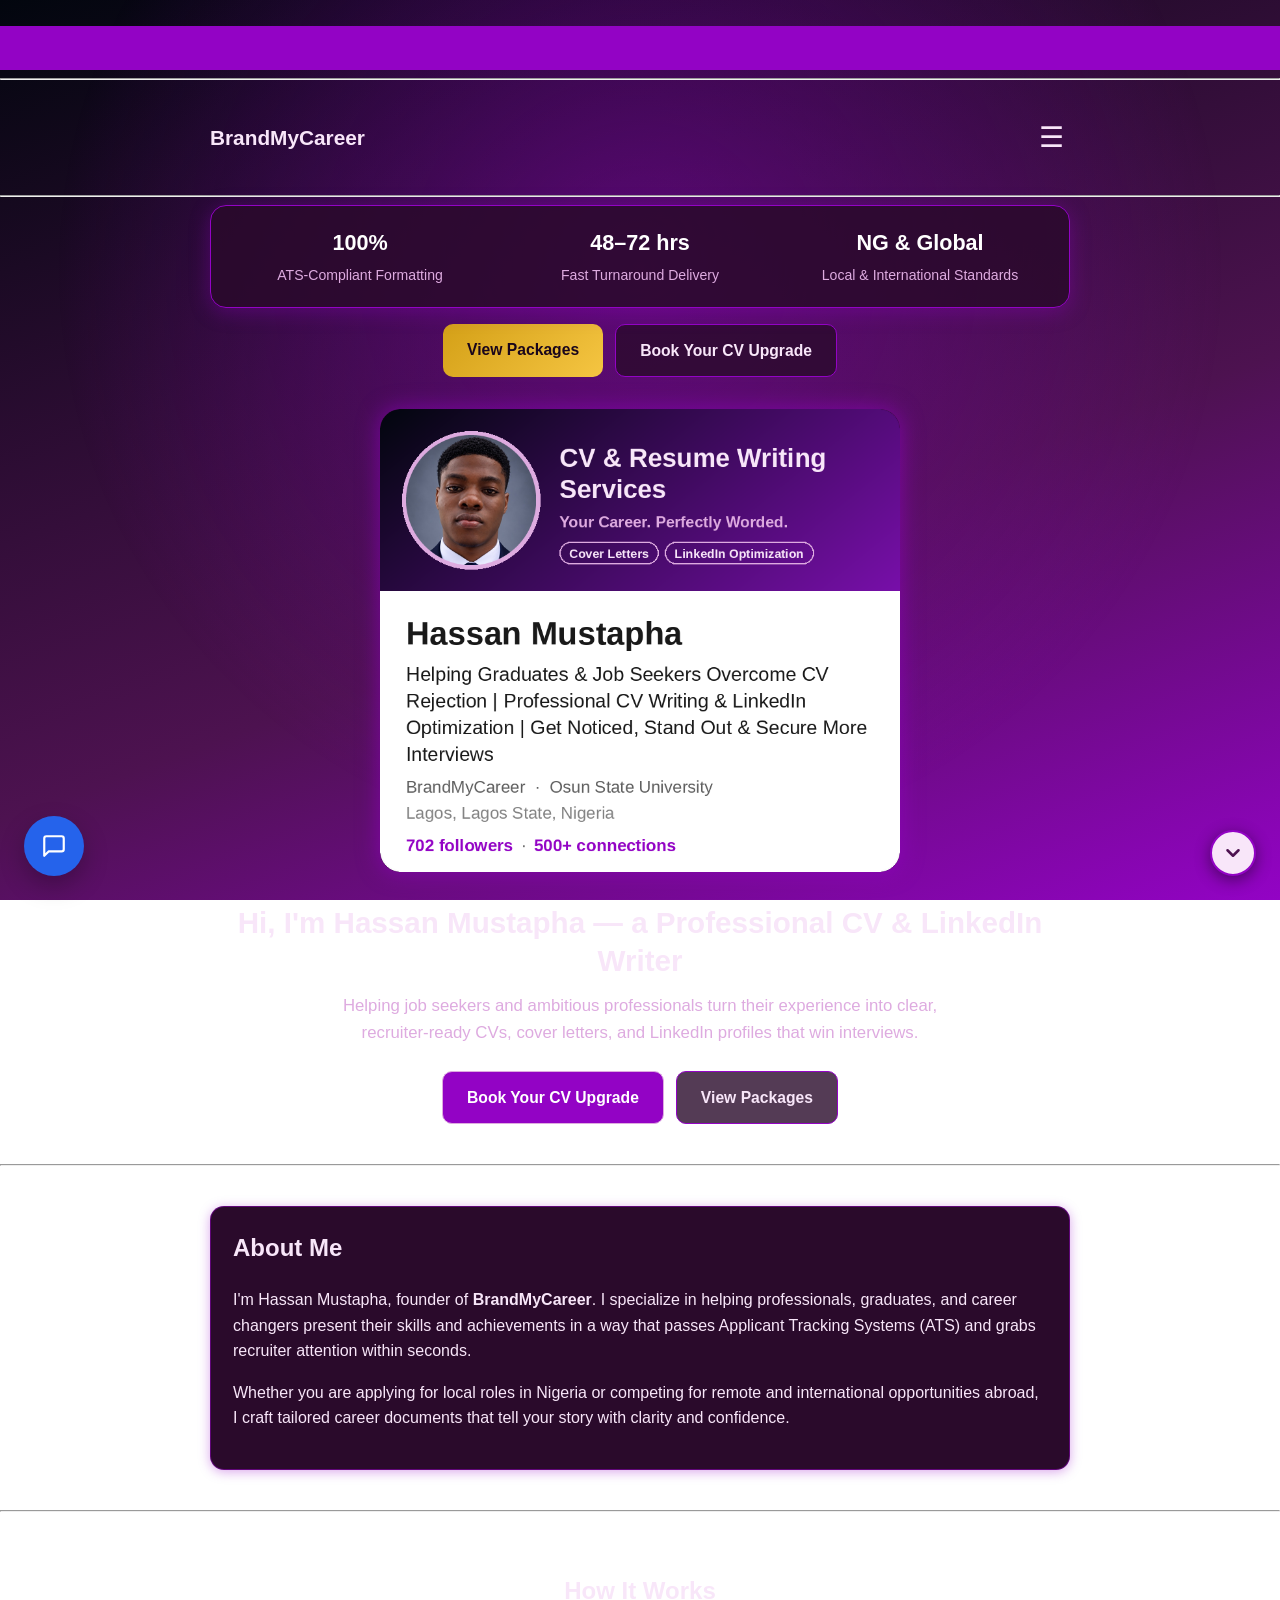
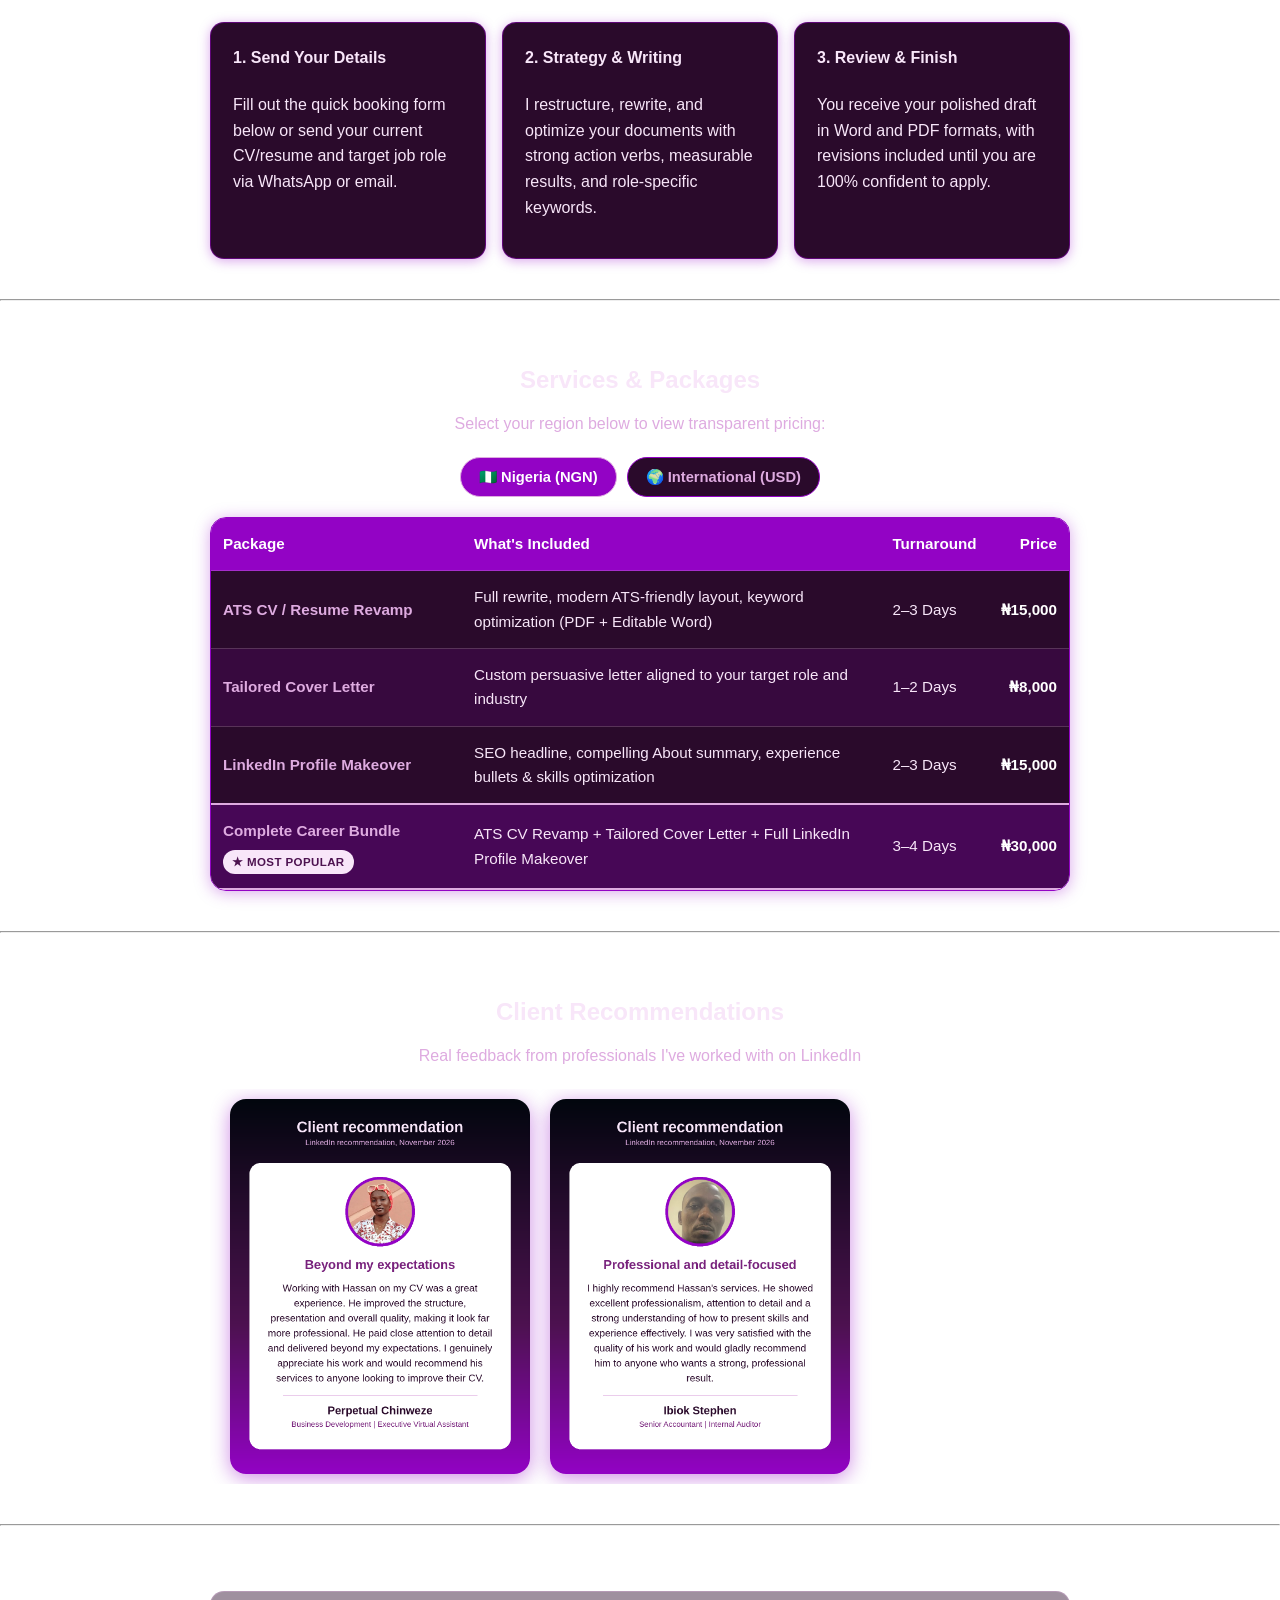
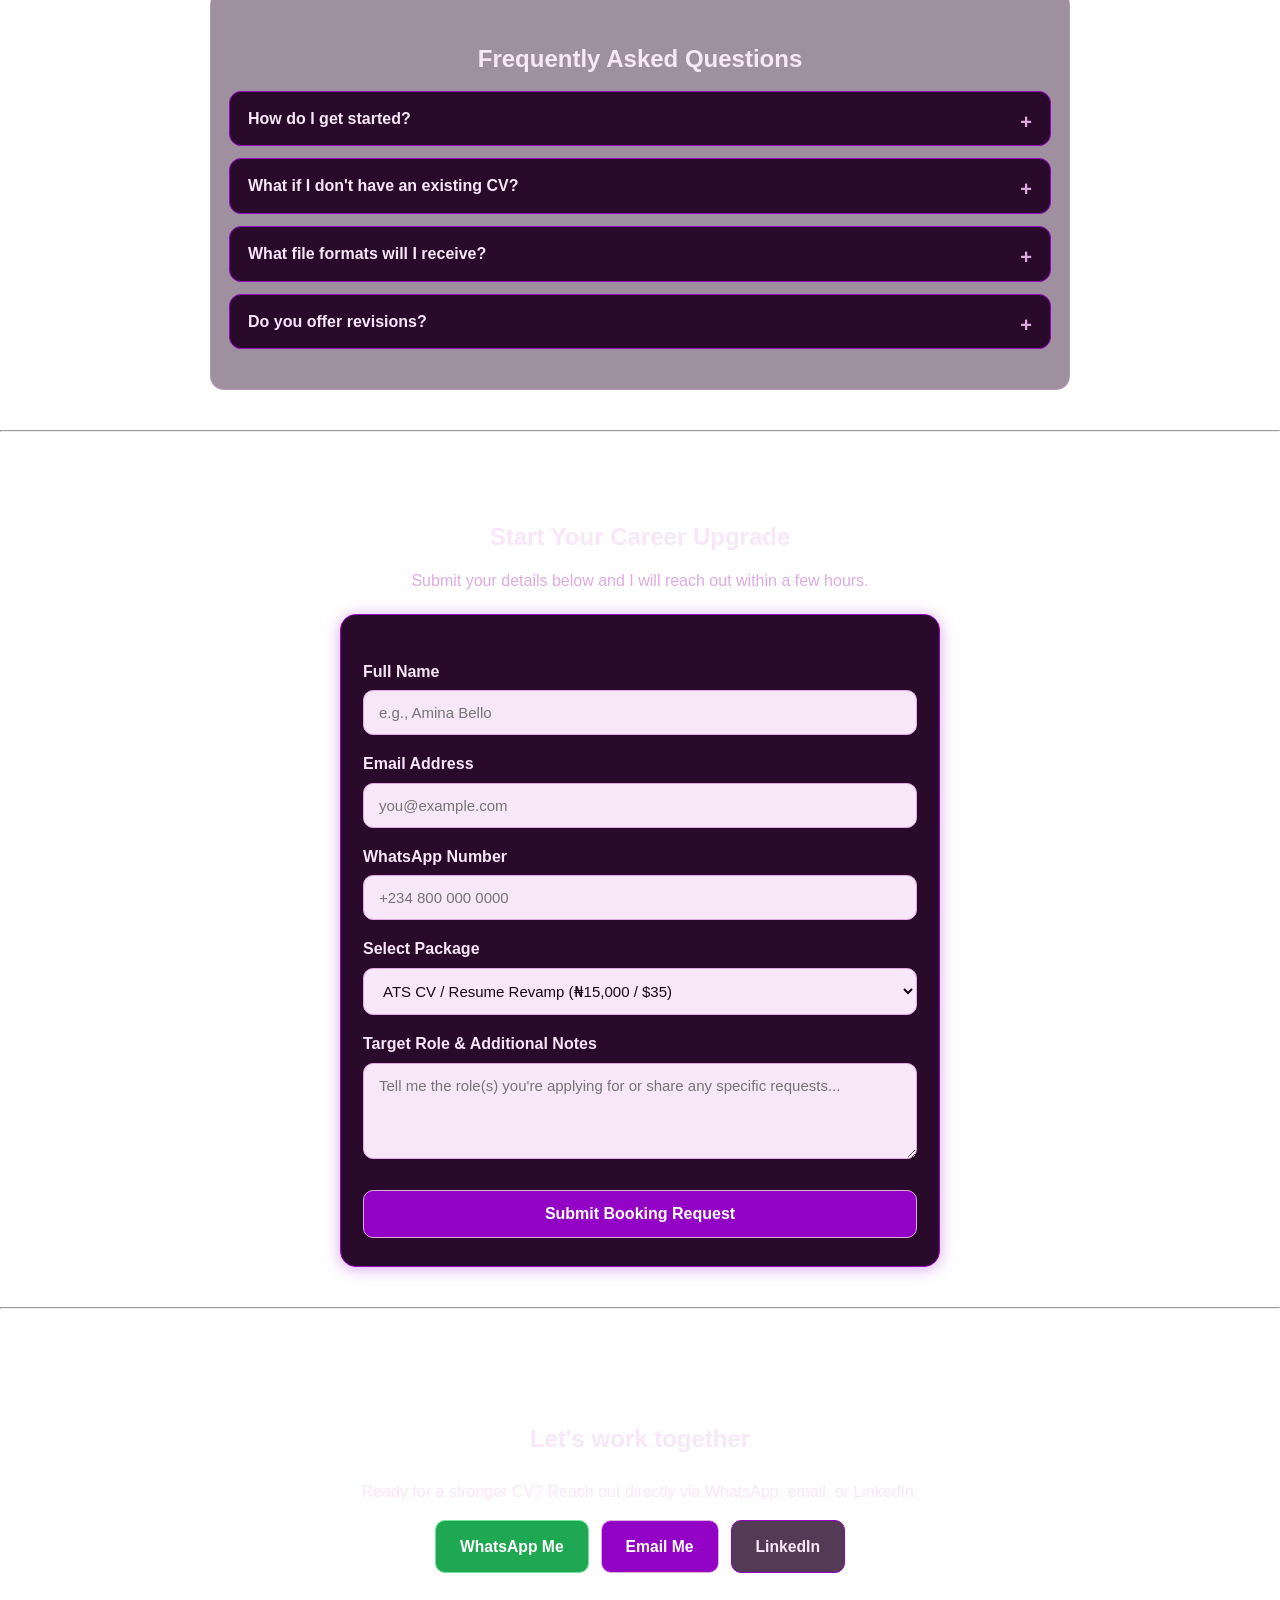
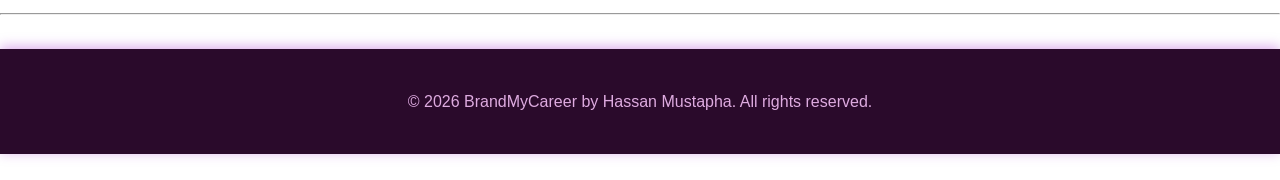
<file: index.html>
<!DOCTYPE html>
<html lang="en">
<head>
  <meta charset="UTF-8">
  <meta name="viewport" content="width=device-width, initial-scale=1.0">
  <title>BrandMyCareer | Hassan Mustapha — CV, Resume & LinkedIn Writer</title>
  <meta name="description" content="Professional ATS-friendly CV, resume, cover letter, and LinkedIn profile optimization by Hassan Mustapha at BrandMyCareer.">
  
  <!-- Social Share Preview (LinkedIn & WhatsApp) -->
  <meta property="og:title" content="BrandMyCareer | Hassan Mustapha — CV & LinkedIn Writer">
  <meta property="og:description" content="Stand out to recruiters and land more interviews with an ATS-ready CV and optimized LinkedIn profile.">
  <meta property="og:type" content="website">
  <link rel="icon" type="image/svg+xml" href="data:image/svg+xml,%3Csvg xmlns='http://w3.org' viewBox='0 0 64 64'%3E%3Crect width='64' height='64' rx='16' fill='%232A0A2B'/%3E%3Crect x='2' y='2' width='60' height='60' rx='14' fill='none' stroke='%239303C5' stroke-width='4'/%3E%3Ctext x='50%25' y='54%25' dominant-baseline='middle' text-anchor='middle' font-family='Arial, sans-serif' font-weight='bold' font-size='21' fill='%23f5c542'%3EBMC%3C/text%3E%3C/svg%3E">

  <link rel="stylesheet" href="style.css">
</head>

<body id="top">
<br>
  <!-- Top Scrolling Announcement Banner -->
  <div class="head-rap">
    <span class="marquee-text">Elevate Your Career with ATS-Ready CVs &amp; LinkedIn Profiles</span>
  </div>
<hr>
  <!-- Navigation Header -->
  <header class="wrap">
    <nav>
      <a href="#top" class="logo">BrandMyCareer</a>
      <button id="menuBtn" class="menu-btn" aria-label="Open menu" aria-expanded="false">☰</button>
    </nav>
  </header>

  <!-- Floating Dropdown Menu -->
  <div id="sideMenu" class="side-menu" aria-hidden="true">
    <h2>Navigation</h2>
    <button id="closeBtn" class="close-btn" aria-label="Close menu">✕</button>
    <a href="#about">About Me</a>
    <a href="packages.html">Packages &amp; Pricing</a>
    <a href="samples.html">CV Samples (Before &amp; After)</a>
    <a href="#how-it-works">How It Works</a>
    <a href="#testimonials">Client Reviews</a>
    <a href="#faq">FAQ</a>
    <a href="#book">Book Now</a>
    <a href="#contact">Contact</a>
  </div>

<hr>

  <!-- Main Page Content Starts Here -->
  <main>



    <!-- Trust Stats Bar -->
    <section class="wrap stats-wrap">
      <div class="stats-bar">
        <div class="stat-item">
          <span class="stat-number">100%</span>
          <span class="stat-label">ATS-Compliant Formatting</span>
        </div>
        <div class="stat-item">
          <span class="stat-number">48–72 hrs</span>
          <span class="stat-label">Fast Turnaround Delivery</span>
        </div>
        <div class="stat-item">
          <span class="stat-number">NG &amp; Global</span>
          <span class="stat-label">Local &amp; International Standards</span>
        </div>
      </div>
    </section>
    
          <div class="hero-actions">
        <a href="packages.html" class="btn btn-gold">View Packages</a>
        <a href="#book" class="btn btn-outline">Book Your CV Upgrade</a>
      </div>


  <!-- Hero Section -->
  <main>
    <section class="wrap hero">
      <div class="profile-header">
        <img src="hassan-linkedin-card.png" alt="Hassan Mustapha — BrandMyCareer" class="profile-card" width="560" height="320">
      </div>
      <h1>Hi, I'm <strong>Hassan Mustapha</strong> — a Professional CV &amp; LinkedIn Writer</h1>
      <p class="hero-sub">
        Helping job seekers and ambitious professionals turn their experience into clear, recruiter-ready CVs, cover letters, and LinkedIn profiles that win interviews.
      </p>
      <div class="hero-actions">
        <a href="#book" class="btn btn-primary">Book Your CV Upgrade</a>
        <a href="#packages" class="btn btn-outline">View Packages</a>
      </div>
    </section>
<hr>
    <!-- About Section -->
    <section id="about" class="wrap">
      <div class="card">
        <h2>About Me</h2>
        <p>
          I'm Hassan Mustapha, founder of <strong>BrandMyCareer</strong>. I specialize in helping professionals, graduates, and career changers present their skills and achievements in a way that passes Applicant Tracking Systems (ATS) and grabs recruiter attention within seconds.
        </p>
        <p>
          Whether you are applying for local roles in Nigeria or competing for remote and international opportunities abroad, I craft tailored career documents that tell your story with clarity and confidence.
        </p>
      </div>
    </section>
<hr>
    <!-- How It Works Section -->
    <section id="how-it-works" class="wrap">
      <h2 class="section-title">How It Works</h2>
      <div class="grid">
        <div class="card">
          <h4>1. Send Your Details</h4>
          <p>Fill out the quick booking form below or send your current CV/resume and target job role via WhatsApp or email.</p>
        </div>
        <div class="card">
          <h4>2. Strategy &amp; Writing</h4>
          <p>I restructure, rewrite, and optimize your documents with strong action verbs, measurable results, and role-specific keywords.</p>
        </div>
        <div class="card">
          <h4>3. Review &amp; Finish</h4>
          <p>You receive your polished draft in Word and PDF formats, with revisions included until you are 100% confident to apply.</p>
        </div>
      </div>
    </section>
<hr>
    <!-- Services & Packages Table with Currency Switcher -->
    <section id="packages" class="wrap">
      <h2 class="section-title">Services &amp; Packages</h2>
      <p class="clients-sub">Select your region below to view transparent pricing:</p>

      <!-- Region Toggle Buttons -->
      <div class="currency-toggle">
        <button type="button" class="curr-btn active" data-region="ng">🇳🇬 Nigeria (NGN)</button>
        <button type="button" class="curr-btn" data-region="intl">🌍 International (USD)</button>
      </div>

      <div class="table-wrap">
        <table>
          <thead>
            <tr>
              <th>Package</th>
              <th>What's Included</th>
              <th>Turnaround</th>
              <th>Price</th>
            </tr>
          </thead>
          <tbody>
            <tr>
              <td>ATS CV / Resume Revamp</td>
              <td>Full rewrite, modern ATS-friendly layout, keyword optimization (PDF + Editable Word)</td>
              <td>2–3 Days</td>
              <td class="price-cell" data-ng="₦15,000" data-intl="$35">₦15,000</td>
            </tr>
            <tr>
              <td>Tailored Cover Letter</td>
              <td>Custom persuasive letter aligned to your target role and industry</td>
              <td>1–2 Days</td>
              <td class="price-cell" data-ng="₦8,000" data-intl="$20">₦8,000</td>
            </tr>
            <tr>
              <td>LinkedIn Profile Makeover</td>
              <td>SEO headline, compelling About summary, experience bullets &amp; skills optimization</td>
              <td>2–3 Days</td>
              <td class="price-cell" data-ng="₦15,000" data-intl="$35">₦15,000</td>
            </tr>
                    <tr class="popular-row">
              <td>
                Complete Career Bundle
                <span class="popular-badge">★ MOST POPULAR</span>
              </td>
              <td>ATS CV Revamp + Tailored Cover Letter + Full LinkedIn Profile Makeover</td>
              <td>3–4 Days</td>
              <td class="price-cell" data-ng="₦30,000" data-intl="$75">₦30,000</td>
            </tr>

          </tbody>
        </table>
      </div>
    </section>
<hr>
    <!-- Client Testimonials -->
    <section id="testimonials" class="wrap">
      <h2 class="section-title">Client Recommendations</h2>
      <p class="clients-sub">Real feedback from professionals I've worked with on LinkedIn</p>

      <div class="slider">
        <div class="slide-track">
          <img src="recommendation-perpetual.png" alt="LinkedIn recommendation from Perpetual Chinweze" width="300" height="375" loading="lazy">
          <img src="recommendation-ibiok.png" alt="LinkedIn recommendation from Ibiok Stephen" width="300" height="375" loading="lazy">
        </div>
      </div>
    </section>
      <hr>
      <br>
    <!-- FAQ Section -->
    <section id="faq" class="wrap">
      <div class="faq">
        <h2 class="faq-title">Frequently Asked Questions</h2>

        <details class="faq-item">
          <summary class="faq-question">How do I get started?</summary>
          <p class="faq-answer">Fill out the quick booking form below or message me directly on WhatsApp with your current CV and the type of roles you are targeting.</p>
        </details>

        <details class="faq-item">
          <summary class="faq-question">What if I don't have an existing CV?</summary>
          <p class="faq-answer">No problem at all. I will send you a simple questionnaire covering your education, work history, and skills so we can build one from scratch.</p>
        </details>

        <details class="faq-item">
          <summary class="faq-question">What file formats will I receive?</summary>
          <p class="faq-answer">You will receive both a ready-to-send PDF and an editable Microsoft Word (.docx) file so you can update it anytime in the future.</p>
        </details>

        <details class="faq-item">
          <summary class="faq-question">Do you offer revisions?</summary>
          <p class="faq-answer">Yes! Every package includes free revisions within 7 days of delivery so we can fine-tune every detail until you are satisfied.</p>
        </details>
      </div>
    </section>
<hr>
<br>
    <!-- Working Order Form (Connected to Netlify Forms) -->
    <section id="book" class="wrap">
      <h2 class="form-title">Start Your Career Upgrade</h2>
      <p class="clients-sub">Submit your details below and I will reach out within a few hours.</p>

      <form name="career-booking" method="POST" data-netlify="true" netlify-honeypot="bot-field">
        <input type="hidden" name="form-name" value="career-booking">
        <p hidden><label>Don’t fill this out: <input name="bot-field"></label></p>

        <label for="fullName">Full Name</label>
        <input type="text" id="fullName" name="name" placeholder="e.g., Amina Bello" required>

        <label for="email">Email Address</label>
        <input type="email" id="email" name="email" placeholder="you@example.com" required>

        <label for="whatsapp">WhatsApp Number</label>
        <input type="tel" id="whatsapp" name="whatsapp" placeholder="+234 800 000 0000" required>

        <label for="packageSelect">Select Package</label>
        <select id="packageSelect" name="package" required>
          <option value="ATS CV / Resume Revamp">ATS CV / Resume Revamp (₦15,000 / $35)</option>
          <option value="Tailored Cover Letter">Tailored Cover Letter (₦8,000 / $20)</option>
          <option value="LinkedIn Profile Makeover">LinkedIn Profile Makeover (₦15,000 / $35)</option>
          <option value="Complete Career Bundle">Complete Career Bundle (₦30,000 / $75)</option>
        </select>

        <label for="message">Target Role &amp; Additional Notes</label>
        <textarea id="message" name="message" rows="4" placeholder="Tell me the role(s) you're applying for or share any specific requests..."></textarea>

        <button type="submit">Submit Booking Request</button>
      </form>
    </section>

<hr>
<br>
<br>
    <!-- Contact Section -->
    <section id="contact" class="wrap contact-section">
      <h2>Let's work together</h2>
      <p>Ready for a stronger CV? Reach out directly via WhatsApp, email, or LinkedIn.</p>

      <div class="contact-buttons">
        <a href="https://wa.me." target="_blank" rel="noopener" class="btn btn-whatsapp">WhatsApp Me</a>
        <a href="mailto:hm2771036@://gmail.com" class="btn btn-primary">Email Me</a>
        <a href="https://linkedin.com" target="_blank" rel="noopener" class="btn btn-outline">LinkedIn</a>
      </div>
    </section>
  </main>
<hr>
<br>
  <footer>
    <p>&copy; 2026 BrandMyCareer by Hassan Mustapha. All rights reserved.</p>
  </footer>
<br>
  <!-- Scroll Up & Down Buttons -->
  <div class="scroll-controls">
    <button id="scrollTopBtn" class="scroll-btn" aria-label="Scroll back to top">
      <svg width="22" height="22" viewBox="0 0 24 24" fill="none" stroke="currentColor" stroke-width="2.8" stroke-linecap="round" stroke-linejoin="round">
        <polyline points="18 15 12 9 6 15"></polyline>
      </svg>
    </button>
    <button id="scrollDownBtn" class="scroll-btn" aria-label="Scroll to bottom">
      <svg width="22" height="22" viewBox="0 0 24 24" fill="none" stroke="currentColor" stroke-width="2.8" stroke-linecap="round" stroke-linejoin="round">
        <polyline points="6 9 12 15 18 9"></polyline>
      </svg>
    </button>
  </div>


  <script src="script.js"></script>
  
    

    <script src="chatbot-v22.js"></script>
</body>
</html>
</file>
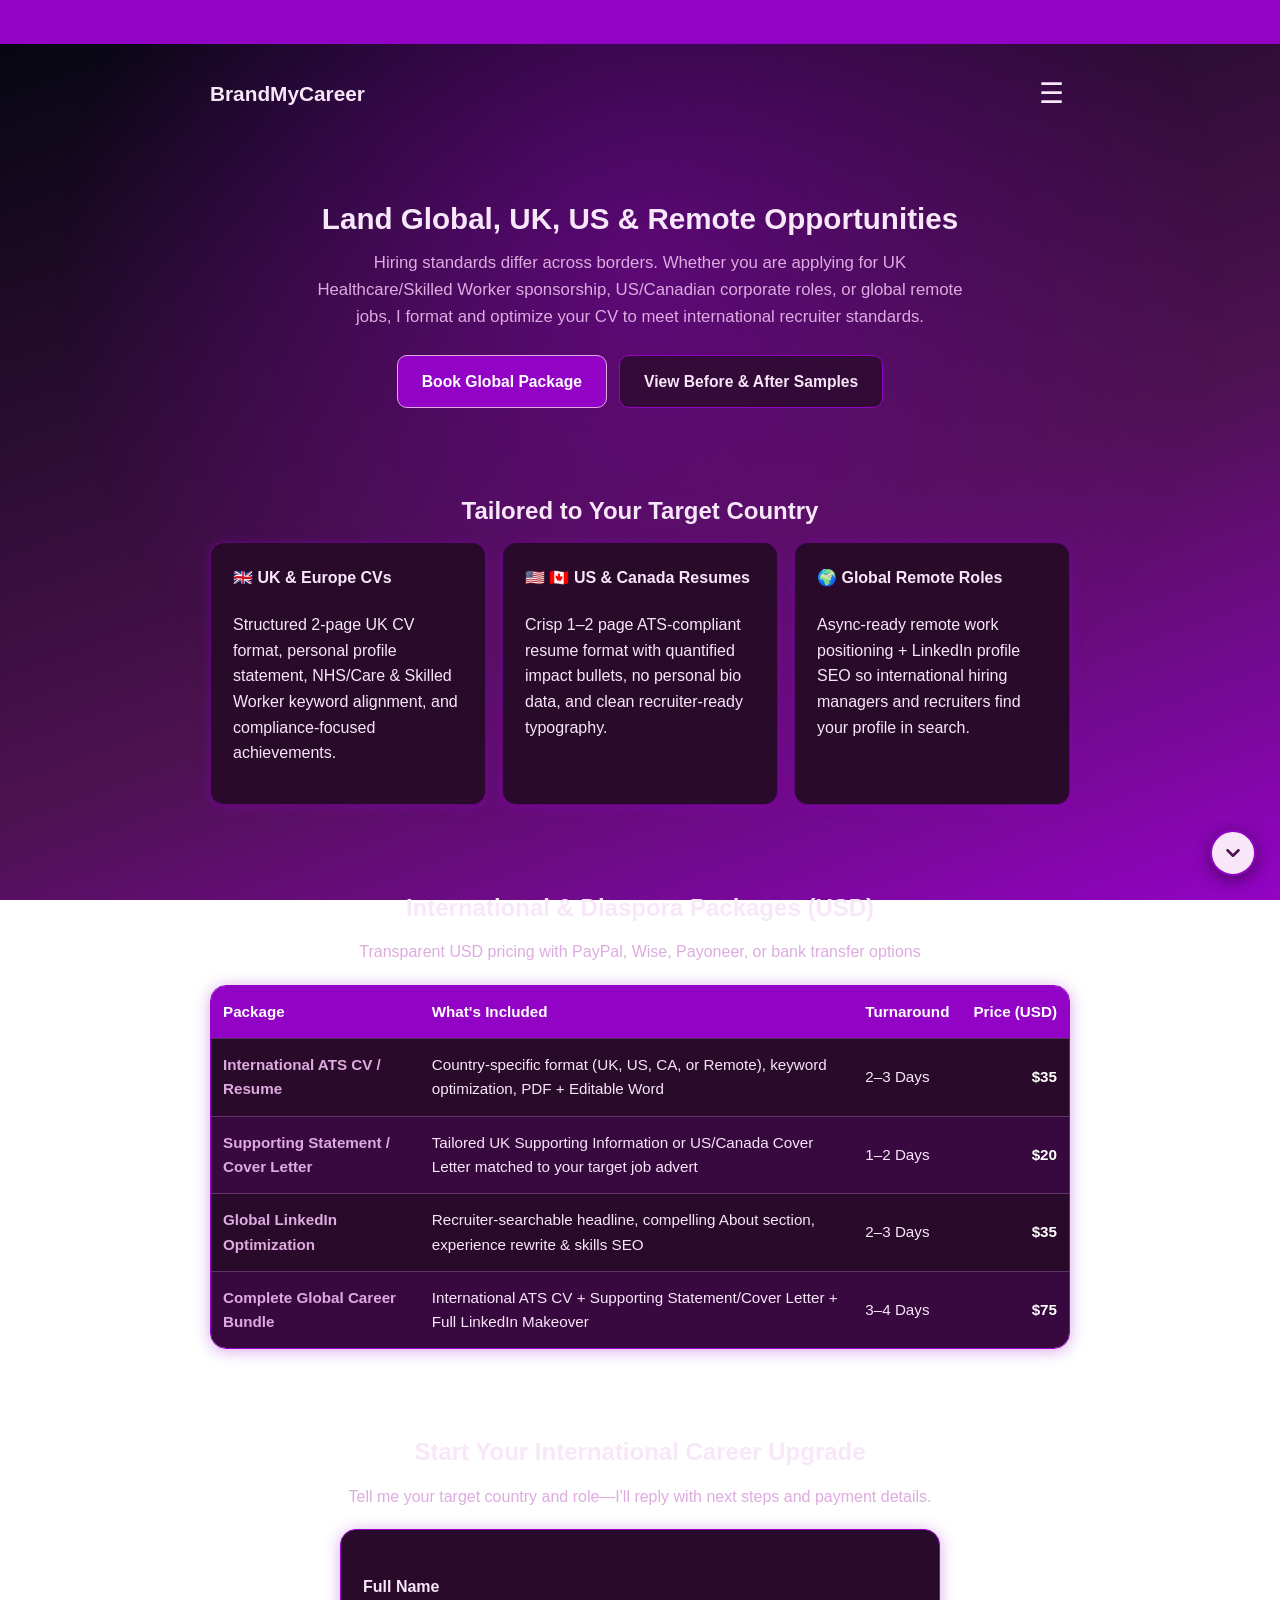
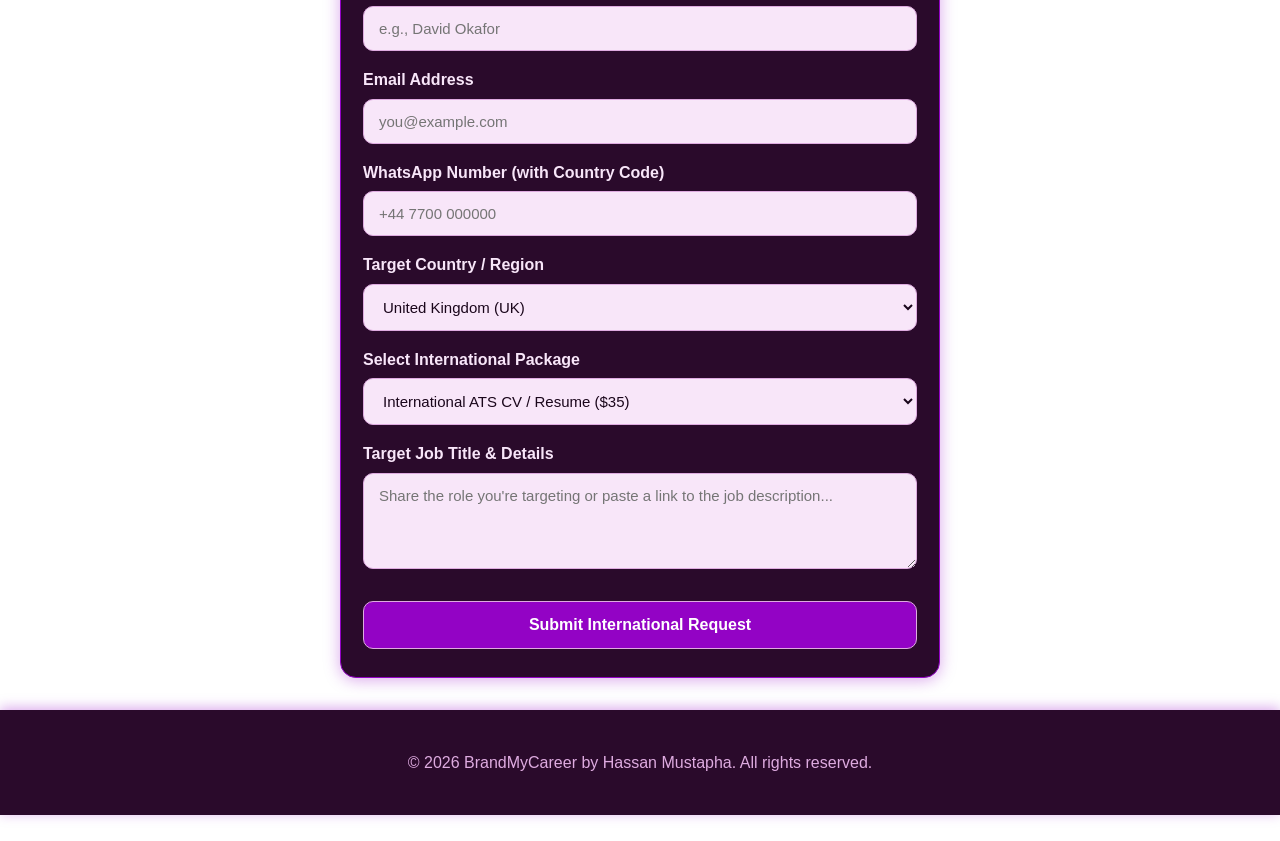
<file: international.html>
<!DOCTYPE html>
<html lang="en">
<head>
  <meta charset="UTF-8">
  <meta name="viewport" content="width=device-width, initial-scale=1.0">
  <title>International & Remote CV Packages | BrandMyCareer — Hassan Mustapha</title>
  <meta name="description" content="ATS-compliant UK, US, Canada, and global remote CV, resume, and LinkedIn optimization by Hassan Mustapha at BrandMyCareer.">
  <meta name="viewport" content="width=device-width, initial-scale=1.0">

   <link rel="icon" type="image/svg+xml" href="data:image/svg+xml,%3Csvg xmlns='http://w3.org' viewBox='0 0 64 64'%3E%3Crect width='64' height='64' rx='16' fill='%232A0A2B'/%3E%3Crect x='2' y='2' width='60' height='60' rx='14' fill='none' stroke='%239303C5' stroke-width='4'/%3E%3Ctext x='50%25' y='54%25' dominant-baseline='middle' text-anchor='middle' font-family='Arial, sans-serif' font-weight='bold' font-size='21' fill='%23f5c542'%3EBMC%3C/text%3E%3C/svg%3E">

  <link rel="stylesheet" href="style.css">
</head>
<body id="top">

  <!-- Top Scrolling Announcement Banner -->
  <div class="head-rap">
    <span class="marquee-text">Global &amp; Remote Career Branding • UK, US, Canada &amp; International ATS CVs</span>
  </div>

  <!-- Navigation Header -->
  <header class="wrap">
    <nav>
      <a href="index.html" class="logo">BrandMyCareer</a>
      <button id="menuBtn" class="menu-btn" aria-label="Open menu" aria-expanded="false">☰</button>
    </nav>
  </header>

  <!-- Floating Dropdown Menu -->
  <div id="sideMenu" class="side-menu" aria-hidden="true">
    <h2>Navigation</h2>
    <button id="closeBtn" class="close-btn" aria-label="Close menu">✕</button>
    <a href="index.html">← Back to Home</a>
    <a href="samples.html">CV Samples (Before &amp; After)</a>
    <a href="#intl-packages">Global Packages (USD)</a>
    <a href="#intl-book">Book International Order</a>
  </div>

  <main>
    <!-- Hero Section -->
    <section class="wrap hero">
      <h1>Land Global, UK, US &amp; <strong>Remote Opportunities</strong></h1>
      <p class="hero-sub">
        Hiring standards differ across borders. Whether you are applying for UK Healthcare/Skilled Worker sponsorship, US/Canadian corporate roles, or global remote jobs, I format and optimize your CV to meet international recruiter standards.
      </p>
      <div class="hero-actions">
        <a href="#intl-book" class="btn btn-primary">Book Global Package</a>
        <a href="samples.html" class="btn btn-outline">View Before &amp; After Samples</a>
      </div>
    </section>

    <!-- What We Tailor By Region -->
    <section class="wrap">
      <h2 class="section-title">Tailored to Your Target Country</h2>
      <div class="grid">
        <div class="card">
          <h4>🇬🇧 UK &amp; Europe CVs</h4>
          <p>Structured 2-page UK CV format, personal profile statement, NHS/Care &amp; Skilled Worker keyword alignment, and compliance-focused achievements.</p>
        </div>
        <div class="card">
          <h4>🇺🇸 🇨🇦 US &amp; Canada Resumes</h4>
          <p>Crisp 1–2 page ATS-compliant resume format with quantified impact bullets, no personal bio data, and clean recruiter-ready typography.</p>
        </div>
        <div class="card">
          <h4>🌍 Global Remote Roles</h4>
          <p>Async-ready remote work positioning + LinkedIn profile SEO so international hiring managers and recruiters find your profile in search.</p>
        </div>
      </div>
    </section>

    <!-- International Packages Table (USD) -->
    <section id="intl-packages" class="wrap">
      <h2 class="section-title">International &amp; Diaspora Packages (USD)</h2>
      <p class="clients-sub">Transparent USD pricing with PayPal, Wise, Payoneer, or bank transfer options</p>

      <div class="table-wrap">
        <table>
          <thead>
            <tr>
              <th>Package</th>
              <th>What's Included</th>
              <th>Turnaround</th>
              <th>Price (USD)</th>
            </tr>
          </thead>
          <tbody>
            <tr>
              <td>International ATS CV / Resume</td>
              <td>Country-specific format (UK, US, CA, or Remote), keyword optimization, PDF + Editable Word</td>
              <td>2–3 Days</td>
              <td>$35</td>
            </tr>
            <tr>
              <td>Supporting Statement / Cover Letter</td>
              <td>Tailored UK Supporting Information or US/Canada Cover Letter matched to your target job advert</td>
              <td>1–2 Days</td>
              <td>$20</td>
            </tr>
            <tr>
              <td>Global LinkedIn Optimization</td>
              <td>Recruiter-searchable headline, compelling About section, experience rewrite &amp; skills SEO</td>
              <td>2–3 Days</td>
              <td>$35</td>
            </tr>
            <tr>
              <td>Complete Global Career Bundle</td>
              <td>International ATS CV + Supporting Statement/Cover Letter + Full LinkedIn Makeover</td>
              <td>3–4 Days</td>
              <td>$75</td>
            </tr>
          </tbody>
        </table>
      </div>
    </section>

    <!-- International Booking Form (Netlify Forms) -->
    <section id="intl-book" class="wrap">
      <h2 class="form-title">Start Your International Career Upgrade</h2>
      <p class="clients-sub">Tell me your target country and role—I'll reply with next steps and payment details.</p>

      <form name="international-booking" method="POST" data-netlify="true" netlify-honeypot="bot-field">
        <input type="hidden" name="form-name" value="international-booking">
        <p hidden><label>Don’t fill this out: <input name="bot-field"></label></p>

        <label for="intlName">Full Name</label>
        <input type="text" id="intlName" name="name" placeholder="e.g., David Okafor" required>

        <label for="intlEmail">Email Address</label>
        <input type="email" id="intlEmail" name="email" placeholder="you@example.com" required>

        <label for="intlWhatsapp">WhatsApp Number (with Country Code)</label>
        <input type="tel" id="intlWhatsapp" name="whatsapp" placeholder="+44 7700 000000" required>

        <label for="targetCountry">Target Country / Region</label>
        <select id="targetCountry" name="target_country" required>
          <option value="United Kingdom (UK)">United Kingdom (UK)</option>
          <option value="United States (US)">United States (US)</option>
          <option value="Canada">Canada</option>
          <option value="Europe / Schengen">Europe / Schengen</option>
          <option value="Global Remote">Global Remote</option>
        </select>

        <label for="intlPackage">Select International Package</label>
        <select id="intlPackage" name="package" required>
          <option value="International ATS CV / Resume ($35)">International ATS CV / Resume ($35)</option>
          <option value="Supporting Statement / Cover Letter ($20)">Supporting Statement / Cover Letter ($20)</option>
          <option value="Global LinkedIn Optimization ($35)">Global LinkedIn Optimization ($35)</option>
          <option value="Complete Global Career Bundle ($75)">Complete Global Career Bundle ($75)</option>
        </select>

        <label for="intlNotes">Target Job Title &amp; Details</label>
        <textarea id="intlNotes" name="message" rows="4" placeholder="Share the role you're targeting or paste a link to the job description..."></textarea>

        <button type="submit">Submit International Request</button>
      </form>
    </section>
  </main>

  <footer>
    <p>&copy; 2026 BrandMyCareer by Hassan Mustapha. All rights reserved.</p>
  </footer>
  
  <br>

  <!-- Scroll Up & Down Buttons -->
  <div class="scroll-controls">
    <button id="scrollTopBtn" class="scroll-btn" aria-label="Scroll back to top">
      <svg width="22" height="22" viewBox="0 0 24 24" fill="none" stroke="currentColor" stroke-width="2.8" stroke-linecap="round" stroke-linejoin="round">
        <polyline points="18 15 12 9 6 15"></polyline>
      </svg>
    </button>
    <button id="scrollDownBtn" class="scroll-btn" aria-label="Scroll to bottom">
      <svg width="22" height="22" viewBox="0 0 24 24" fill="none" stroke="currentColor" stroke-width="2.8" stroke-linecap="round" stroke-linejoin="round">
        <polyline points="6 9 12 15 18 9"></polyline>
      </svg>
    </button>
  </div>

  <script src="script.js"></script>
</body>
</html>
</file>
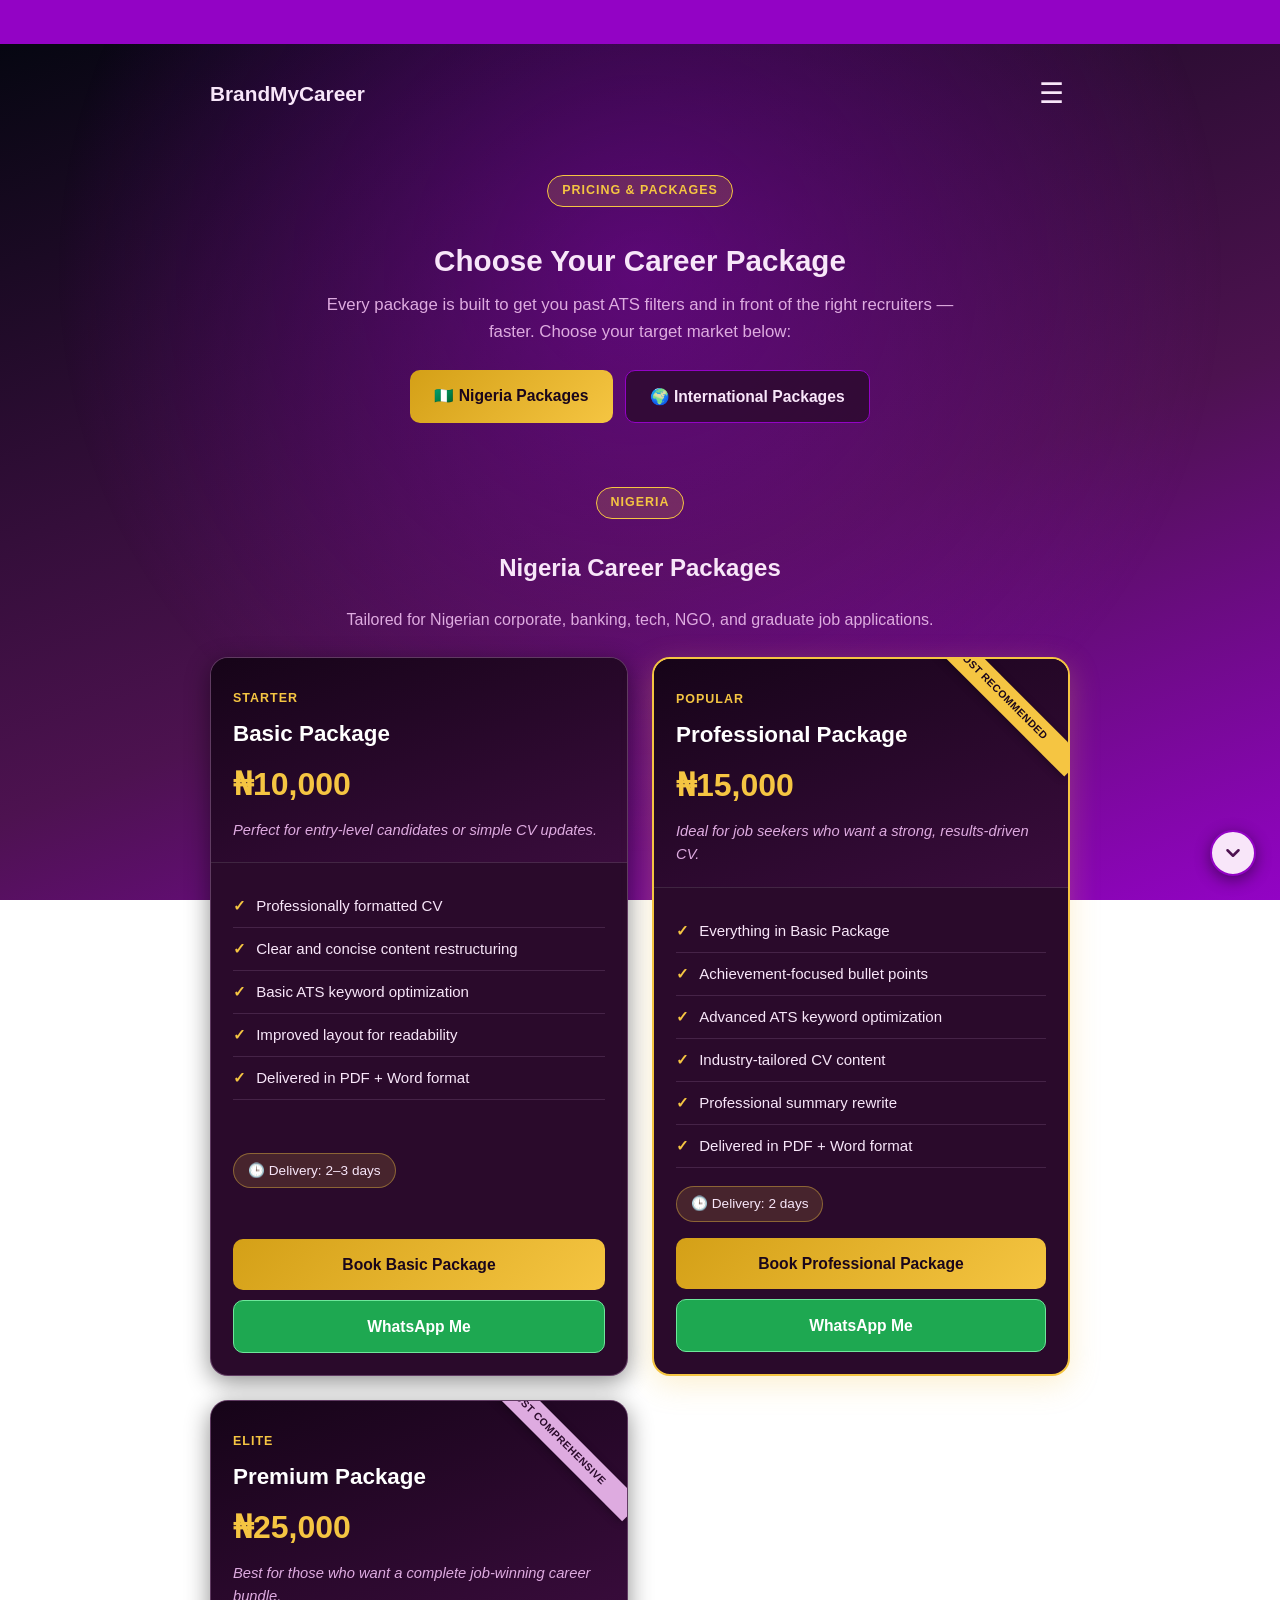
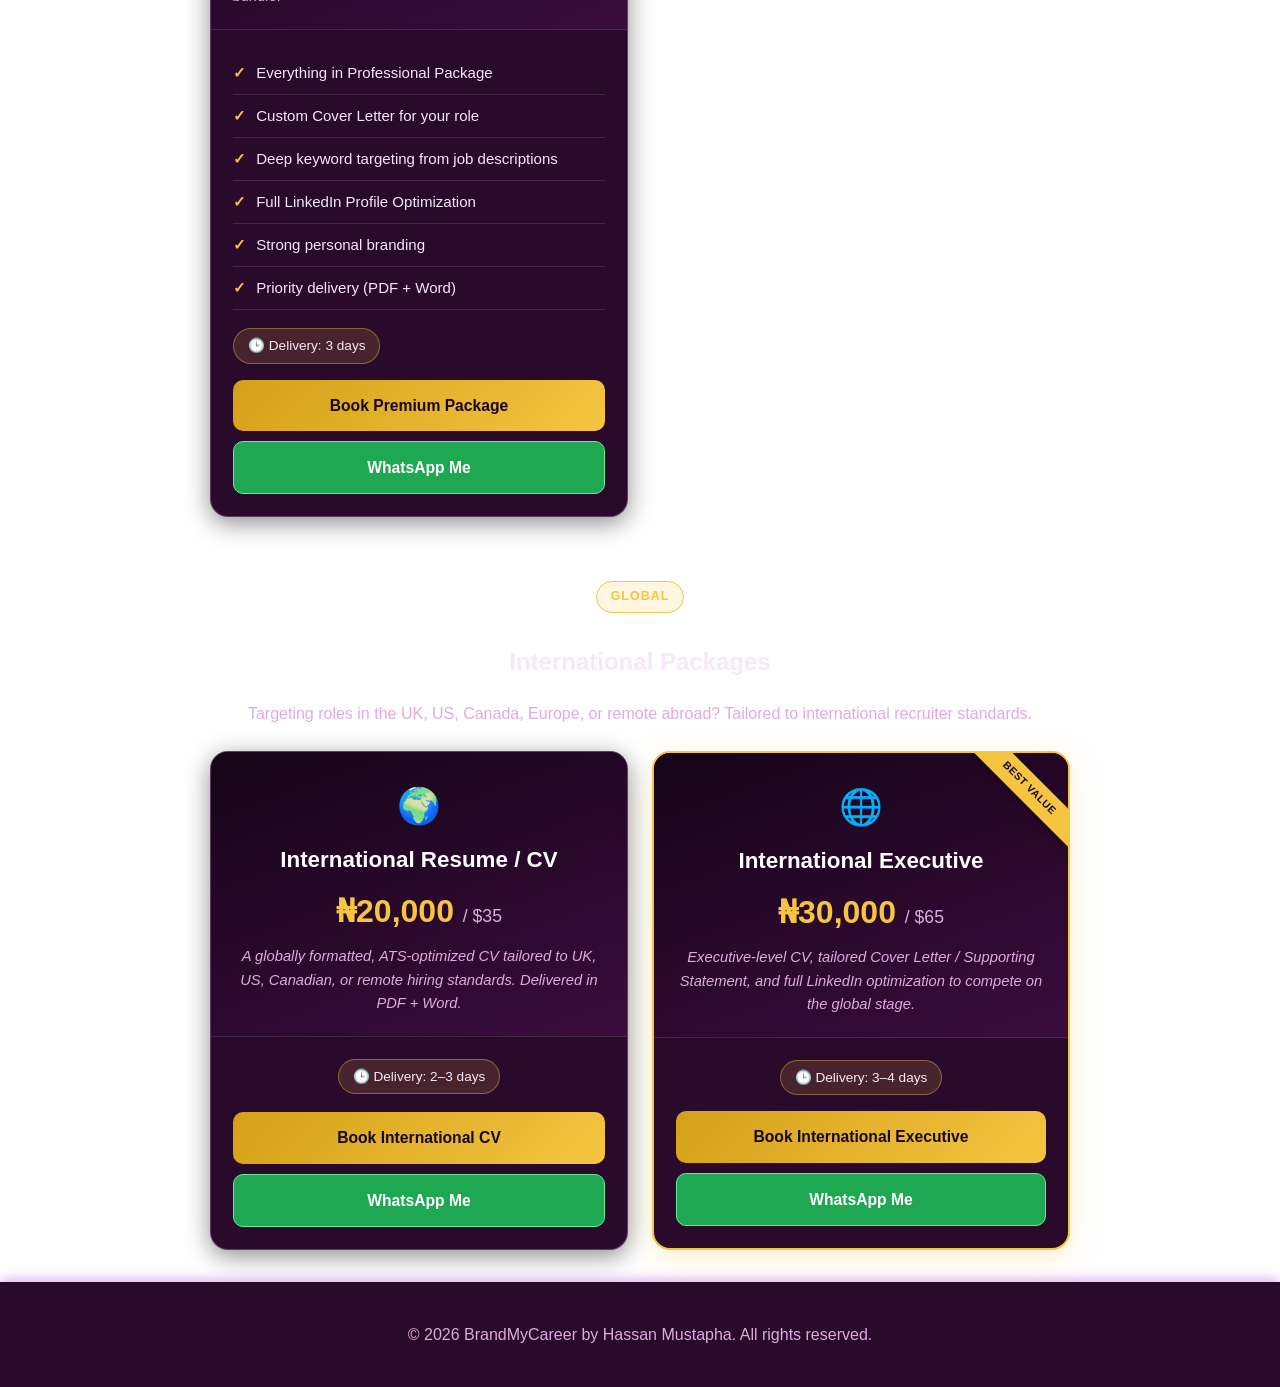
<file: packages.html>
<!DOCTYPE html>
<html lang="en">
<head>
  <meta charset="UTF-8">
  <meta name="viewport" content="width=device-width, initial-scale=1.0">
  <title>Packages & Pricing | BrandMyCareer — Hassan Mustapha</title>
  <meta name="description" content="Choose your Nigeria or International CV, Cover Letter, and LinkedIn Optimization package with BrandMyCareer.">
  <meta name="viewport" content="width=device-width, initial-scale=1.0">

    <link rel="icon" type="image/svg+xml" href="data:image/svg+xml,%3Csvg xmlns='http://w3.org' viewBox='0 0 64 64'%3E%3Crect width='64' height='64' rx='16' fill='%232A0A2B'/%3E%3Crect x='2' y='2' width='60' height='60' rx='14' fill='none' stroke='%239303C5' stroke-width='4'/%3E%3Ctext x='50%25' y='54%25' dominant-baseline='middle' text-anchor='middle' font-family='Arial, sans-serif' font-weight='bold' font-size='21' fill='%23f5c542'%3EBMC%3C/text%3E%3C/svg%3E">

  <link rel="stylesheet" href="style.css">
</head>
<body id="top">

  <!-- Top Scrolling Announcement Banner -->
  <div class="head-rap">
    <span class="marquee-text">Elevate Your Career with ATS-Ready CVs &amp; LinkedIn Profiles</span>
  </div>

  <!-- Navigation Header -->
  <header class="wrap">
    <nav>
      <a href="index.html" class="logo">BrandMyCareer</a>
      <button id="menuBtn" class="menu-btn" aria-label="Open menu" aria-expanded="false">☰</button>
    </nav>
  </header>

  <!-- Floating Dropdown Menu -->
  <div id="sideMenu" class="side-menu" aria-hidden="true">
    <h2>Navigation</h2>
    <button id="closeBtn" class="close-btn" aria-label="Close menu">✕</button>
    <a href="index.html">← Back to Home</a>
    
    <a href="#ng-section">Nigeria Packages</a>
    <a href="#intl-section">International Packages</a>
    
  </div>

  <main>
    <!-- Hero Section with Region Choice Buttons -->
    <section class="wrap hero">
      <span class="pill-tag">PRICING &amp; PACKAGES</span>
      <h1>Choose Your <strong>Career Package</strong></h1>
      <p class="hero-sub">
        Every package is built to get you past ATS filters and in front of the right recruiters — faster. Choose your target market below:
      </p>

      <!-- Client Region Selector Buttons -->
      <div class="hero-actions">
        <a href="#ng-section" class="btn btn-gold">🇳🇬 Nigeria Packages</a>
        <a href="#intl-section" class="btn btn-outline">🌍 International Packages</a>
      </div>
    </section>

    <!-- ==========================================
         SECTION 1: NIGERIA PACKAGES
    =========================================== -->
    <section id="ng-section" class="wrap">
      <div class="section-header-center">
        <span class="pill-tag">NIGERIA</span>
        <h2>Nigeria Career Packages</h2>
        <p class="clients-sub">Tailored for Nigerian corporate, banking, tech, NGO, and graduate job applications.</p>
      </div>

      <div class="pricing-cards-grid">

        <!-- Card 1: Starter / Basic -->
        <div class="pkg-card">
          <div class="pkg-top">
            <span class="pkg-tier">STARTER</span>
            <h3>Basic Package</h3>
            <div class="pkg-price">₦10,000</div>
            <p class="pkg-desc">Perfect for entry-level candidates or simple CV updates.</p>
          </div>
          <div class="pkg-body">
            <ul class="pkg-features">
              <li>Professionally formatted CV</li>
              <li>Clear and concise content restructuring</li>
              <li>Basic ATS keyword optimization</li>
              <li>Improved layout for readability</li>
              <li>Delivered in PDF + Word format</li>
            </ul>
            <div class="delivery-pill">🕒 Delivery: 2–3 days</div>
            <div class="pkg-actions">
              <a href="index.html#book" class="btn btn-gold btn-block">Book Basic Package</a>
              <a href="https://wa.me." target="_blank" rel="noopener" class="btn btn-whatsapp btn-block">WhatsApp Me</a>
            </div>
          </div>
        </div>

        <!-- Card 2: Popular / Professional -->
        <div class="pkg-card pkg-featured">
          <div class="corner-ribbon">MOST RECOMMENDED</div>
          <div class="pkg-top">
            <span class="pkg-tier">POPULAR</span>
            <h3>Professional Package</h3>
            <div class="pkg-price">₦15,000</div>
            <p class="pkg-desc">Ideal for job seekers who want a strong, results-driven CV.</p>
          </div>
          <div class="pkg-body">
            <ul class="pkg-features">
              <li>Everything in Basic Package</li>
              <li>Achievement-focused bullet points</li>
              <li>Advanced ATS keyword optimization</li>
              <li>Industry-tailored CV content</li>
              <li>Professional summary rewrite</li>
              <li>Delivered in PDF + Word format</li>
            </ul>
            <div class="delivery-pill">🕒 Delivery: 2 days</div>
            <div class="pkg-actions">
              <a href="index.html#book" class="btn btn-gold btn-block">Book Professional Package</a>
              <a href="https://wa.me." target="_blank" rel="noopener" class="btn btn-whatsapp btn-block">WhatsApp Me</a>
            </div>
          </div>
        </div>

        <!-- Card 3: Elite / Premium -->
        <div class="pkg-card">
          <div class="corner-ribbon ribbon-purple">MOST COMPREHENSIVE</div>
          <div class="pkg-top">
            <span class="pkg-tier">ELITE</span>
            <h3>Premium Package</h3>
            <div class="pkg-price">₦25,000</div>
            <p class="pkg-desc">Best for those who want a complete job-winning career bundle.</p>
          </div>
          <div class="pkg-body">
            <ul class="pkg-features">
              <li>Everything in Professional Package</li>
              <li>Custom Cover Letter for your role</li>
              <li>Deep keyword targeting from job descriptions</li>
              <li>Full LinkedIn Profile Optimization</li>
              <li>Strong personal branding</li>
              <li>Priority delivery (PDF + Word)</li>
            </ul>
            <div class="delivery-pill">🕒 Delivery: 3 days</div>
            <div class="pkg-actions">
              <a href="index.html#book" class="btn btn-gold btn-block">Book Premium Package</a>
              <a href="https://wa.me." target="_blank" rel="noopener" class="btn btn-whatsapp btn-block">WhatsApp Me</a>
            </div>
          </div>
        </div>

      </div>
    </section>

    <!-- ==========================================
         SECTION 2: INTERNATIONAL PACKAGES
    =========================================== -->
    <section id="intl-section" class="wrap">
      <div class="section-header-center">
        <span class="pill-tag">GLOBAL</span>
        <h2>International Packages</h2>
        <p class="clients-sub">Targeting roles in the UK, US, Canada, Europe, or remote abroad? Tailored to international recruiter standards.</p>
      </div>

      <div class="pricing-cards-grid">

        <!-- International Card 1 -->
        <div class="pkg-card intl-card">
          <div class="pkg-top center-top">
            <div class="globe-icon">🌍</div>
            <h3>International Resume / CV</h3>
            <div class="pkg-price">₦20,000 <span class="usd-sub">/ $35</span></div>
            <p class="pkg-desc">A globally formatted, ATS-optimized CV tailored to UK, US, Canadian, or remote hiring standards. Delivered in PDF + Word.</p>
          </div>
          <div class="pkg-body">
            <div class="delivery-pill">🕒 Delivery: 2–3 days</div>
            <div class="pkg-actions">
              <a href="index.html#book" class="btn btn-gold btn-block">Book International CV</a>
              <a href="https://wa.me." target="_blank" rel="noopener" class="btn btn-whatsapp btn-block">WhatsApp Me</a>
            </div>
          </div>
        </div>

        <!-- International Card 2 -->
        <div class="pkg-card intl-card pkg-featured">
          <div class="corner-ribbon">BEST VALUE</div>
          <div class="pkg-top center-top">
            <div class="globe-icon">🌐</div>
            <h3>International Executive</h3>
            <div class="pkg-price">₦30,000 <span class="usd-sub">/ $65</span></div>
            <p class="pkg-desc">Executive-level CV, tailored Cover Letter / Supporting Statement, and full LinkedIn optimization to compete on the global stage.</p>
          </div>
          <div class="pkg-body">
            <div class="delivery-pill">🕒 Delivery: 3–4 days</div>
            <div class="pkg-actions">
              <a href="index.html#book" class="btn btn-gold btn-block">Book International Executive</a>
              <a href="https://wa.me." target="_blank" rel="noopener" class="btn btn-whatsapp btn-block">WhatsApp Me</a>
            </div>
          </div>
        </div>

      </div>
    </section>
  </main>

  <footer>
    <p>&copy; 2026 BrandMyCareer by Hassan Mustapha. All rights reserved.</p>
  </footer>

  <!-- Scroll Up & Down Buttons -->
  <div class="scroll-controls">
    <button id="scrollTopBtn" class="scroll-btn" aria-label="Scroll back to top">
      <svg width="22" height="22" viewBox="0 0 24 24" fill="none" stroke="currentColor" stroke-width="2.8" stroke-linecap="round" stroke-linejoin="round">
        <polyline points="18 15 12 9 6 15"></polyline>
      </svg>
    </button>
    <button id="scrollDownBtn" class="scroll-btn" aria-label="Scroll to bottom">
      <svg width="22" height="22" viewBox="0 0 24 24" fill="none" stroke="currentColor" stroke-width="2.8" stroke-linecap="round" stroke-linejoin="round">
        <polyline points="6 9 12 15 18 9"></polyline>
      </svg>
    </button>
  </div>

  <script src="script.js"></script>
</body>
</html>
</file>
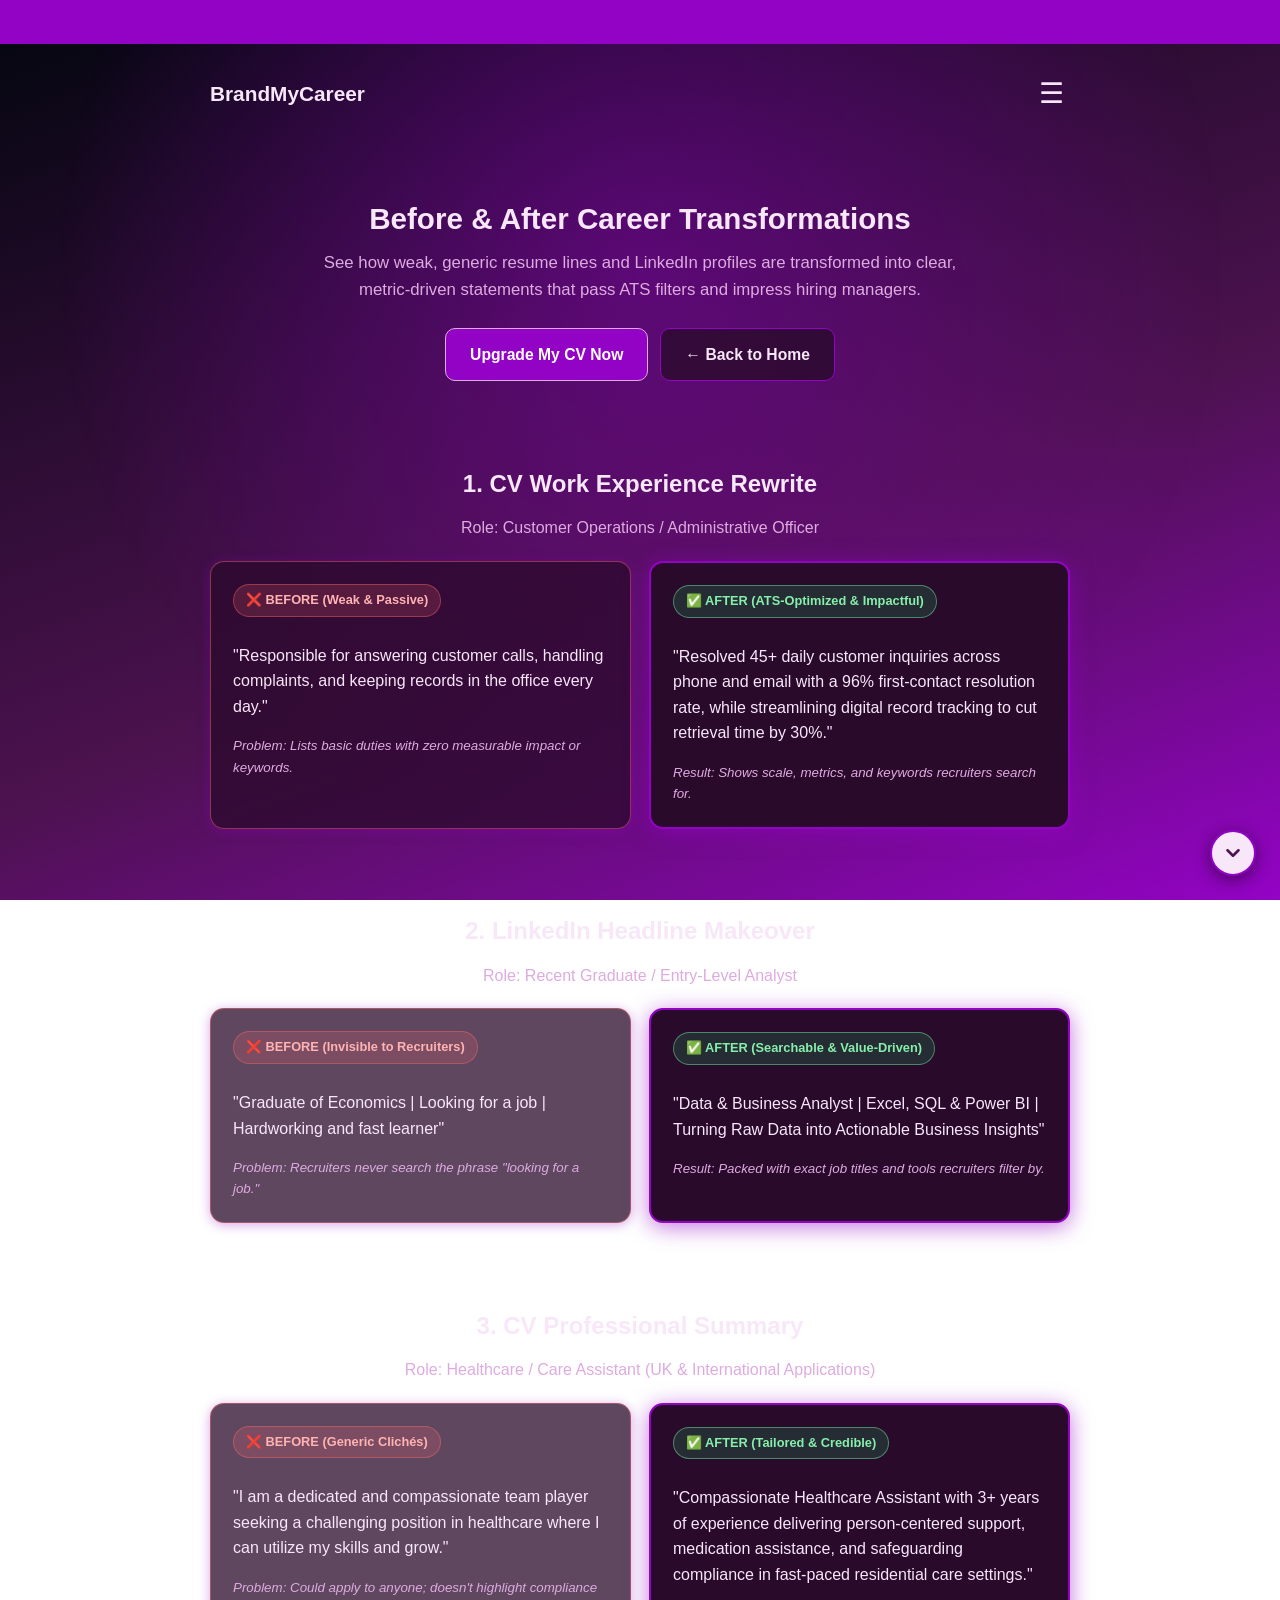
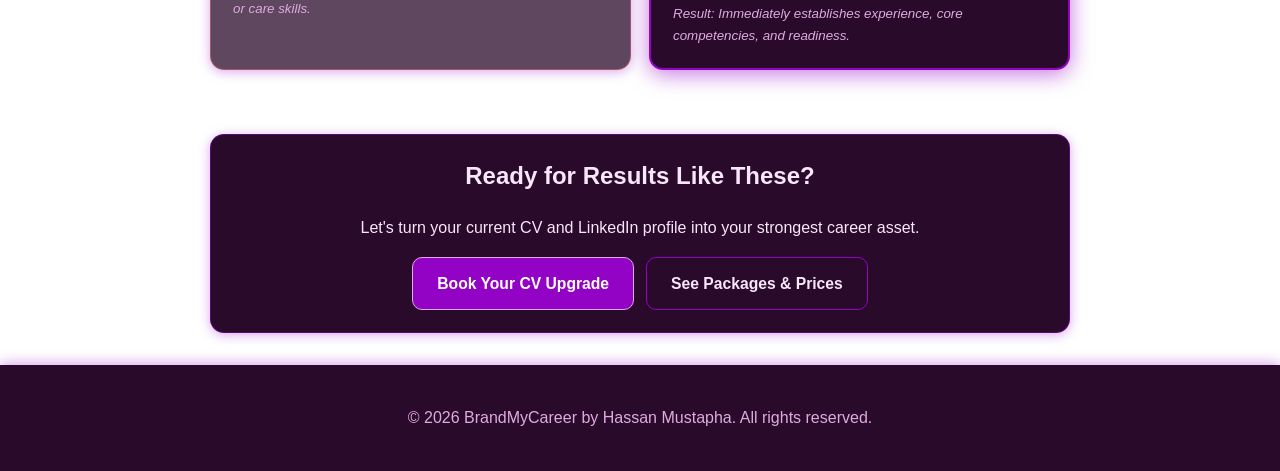
<file: samples.html>
<!DOCTYPE html>
<html lang="en">
<head>
  <meta charset="UTF-8">
  <meta name="viewport" content="width=device-width, initial-scale=1.0">
  <title>CV & LinkedIn Samples | BrandMyCareer — Hassan Mustapha</title>
  <meta name="description" content="See real Before & After CV, resume, and LinkedIn headline transformations by Hassan Mustapha at BrandMyCareer.">
  <meta name="viewport" content="width=device-width, initial-scale=1.0">

    <link rel="icon" type="image/svg+xml" href="data:image/svg+xml,%3Csvg xmlns='http://w3.org' viewBox='0 0 64 64'%3E%3Crect width='64' height='64' rx='16' fill='%232A0A2B'/%3E%3Crect x='2' y='2' width='60' height='60' rx='14' fill='none' stroke='%239303C5' stroke-width='4'/%3E%3Ctext x='50%25' y='54%25' dominant-baseline='middle' text-anchor='middle' font-family='Arial, sans-serif' font-weight='bold' font-size='21' fill='%23f5c542'%3EBMC%3C/text%3E%3C/svg%3E">

  <link rel="stylesheet" href="style.css">
 
</head>
<body id="top">

  <!-- Top Scrolling Announcement Banner -->
  <div class="head-rap">
    <span class="marquee-text">Elevate Your Career with ATS-Ready CVs &amp; LinkedIn Profiles</span>
  </div>

  <!-- Navigation Header -->
  <header class="wrap">
    <nav>
      <a href="index.html" class="logo">BrandMyCareer</a>
      <button id="menuBtn" class="menu-btn" aria-label="Open menu" aria-expanded="false">☰</button>
    </nav>
  </header>

  <!-- Floating Dropdown Menu -->
  <div id="sideMenu" class="side-menu" aria-hidden="true">
    <h2>Navigation</h2>
    <button id="closeBtn" class="close-btn" aria-label="Close menu">✕</button>
    <a href="index.html">← Back to Home</a>

  </div>

  <main>
    <!-- Page Hero -->
    <section class="wrap hero">
      <h1>Before &amp; After <strong>Career Transformations</strong></h1>
      <p class="hero-sub">
        See how weak, generic resume lines and LinkedIn profiles are transformed into clear, metric-driven statements that pass ATS filters and impress hiring managers.
      </p>
      <div class="hero-actions">
        <a href="index.html#book" class="btn btn-primary">Upgrade My CV Now</a>
        <a href="index.html" class="btn btn-outline">← Back to Home</a>
      </div>
    </section>

    <!-- Sample 1: CV Work Experience -->
    <section class="wrap">
      <h2 class="section-title">1. CV Work Experience Rewrite</h2>
      <p class="clients-sub">Role: Customer Operations / Administrative Officer</p>

      <div class="compare-grid">
        <div class="card compare-card before-card">
          <span class="badge badge-before">❌ BEFORE (Weak &amp; Passive)</span>
          <p>"Responsible for answering customer calls, handling complaints, and keeping records in the office every day."</p>
          <small class="compare-note">Problem: Lists basic duties with zero measurable impact or keywords.</small>
        </div>

        <div class="card compare-card after-card">
          <span class="badge badge-after">✅ AFTER (ATS-Optimized &amp; Impactful)</span>
          <p>"Resolved 45+ daily customer inquiries across phone and email with a 96% first-contact resolution rate, while streamlining digital record tracking to cut retrieval time by 30%."</p>
          <small class="compare-note">Result: Shows scale, metrics, and keywords recruiters search for.</small>
        </div>
      </div>
    </section>

    <!-- Sample 2: LinkedIn Headline & Summary -->
    <section class="wrap">
      <h2 class="section-title">2. LinkedIn Headline Makeover</h2>
      <p class="clients-sub">Role: Recent Graduate / Entry-Level Analyst</p>

      <div class="compare-grid">
        <div class="card compare-card before-card">
          <span class="badge badge-before">❌ BEFORE (Invisible to Recruiters)</span>
          <p>"Graduate of Economics | Looking for a job | Hardworking and fast learner"</p>
          <small class="compare-note">Problem: Recruiters never search the phrase "looking for a job."</small>
        </div>

        <div class="card compare-card after-card">
          <span class="badge badge-after">✅ AFTER (Searchable &amp; Value-Driven)</span>
          <p>"Data &amp; Business Analyst | Excel, SQL &amp; Power BI | Turning Raw Data into Actionable Business Insights"</p>
          <small class="compare-note">Result: Packed with exact job titles and tools recruiters filter by.</small>
        </div>
      </div>
    </section>

    <!-- Sample 3: Professional Summary -->
    <section class="wrap">
      <h2 class="section-title">3. CV Professional Summary</h2>
      <p class="clients-sub">Role: Healthcare / Care Assistant (UK &amp; International Applications)</p>

      <div class="compare-grid">
        <div class="card compare-card before-card">
          <span class="badge badge-before">❌ BEFORE (Generic Clichés)</span>
          <p>"I am a dedicated and compassionate team player seeking a challenging position in healthcare where I can utilize my skills and grow."</p>
          <small class="compare-note">Problem: Could apply to anyone; doesn't highlight compliance or care skills.</small>
        </div>

        <div class="card compare-card after-card">
          <span class="badge badge-after">✅ AFTER (Tailored &amp; Credible)</span>
          <p>"Compassionate Healthcare Assistant with 3+ years of experience delivering person-centered support, medication assistance, and safeguarding compliance in fast-paced residential care settings."</p>
          <small class="compare-note">Result: Immediately establishes experience, core competencies, and readiness.</small>
        </div>
      </div>
    </section>

    <!-- Bottom Call to Action -->
    <section class="wrap contact-section">
      <div class="card">
        <h2>Ready for Results Like These?</h2>
        <p>Let's turn your current CV and LinkedIn profile into your strongest career asset.</p>
        <div class="contact-buttons">
          <a href="index.html#book" class="btn btn-primary">Book Your CV Upgrade</a>
          <a href="index.html#packages" class="btn btn-outline">See Packages &amp; Prices</a>
        </div>
      </div>
    </section>
  </main>

  <footer>
    <p>&copy; 2026 BrandMyCareer by Hassan Mustapha. All rights reserved.</p>
  </footer>

  <!-- Scroll Up & Down Buttons -->
  <div class="scroll-controls">
    <button id="scrollTopBtn" class="scroll-btn" aria-label="Scroll back to top">
      <svg width="22" height="22" viewBox="0 0 24 24" fill="none" stroke="currentColor" stroke-width="2.8" stroke-linecap="round" stroke-linejoin="round">
        <polyline points="18 15 12 9 6 15"></polyline>
      </svg>
    </button>
    <button id="scrollDownBtn" class="scroll-btn" aria-label="Scroll to bottom">
      <svg width="22" height="22" viewBox="0 0 24 24" fill="none" stroke="currentColor" stroke-width="2.8" stroke-linecap="round" stroke-linejoin="round">
        <polyline points="6 9 12 15 18 9"></polyline>
      </svg>
    </button>
  </div>

  <script src="script.js"></script>
</body>
</html>
</file>
<file: style.css>
:root {
  --btn-bg: #F8E6F9;
  --btn-hover: #DEABE0;
  --btn-text: #4D1250;
  --btn-border: #9303C5;
}

* {
  box-sizing: border-box;
}

html {
  scroll-behavior: smooth;
}

body {
  margin: 0;
  font-family: Arial, sans-serif;
  line-height: 1.6;
  color: #F8E6F9;
  background: linear-gradient(160deg, #02060E 0%, #4D1250 60%, #9303C5 100%);
  background-attachment: fixed;
}

/* Subtle Ambient Background Glow */
body::before {
  content: "";
  position: fixed;
  inset: 0;
  z-index: -1;
  pointer-events: none;
  background: radial-gradient(circle at 50% 30%, rgba(147, 3, 197, 0.45), transparent 65%);
}

/* Top Banner */
/* Top Scrolling Announcement Banner (Right to Left, Zero Delay) */
.head-rap {
  background: #9303C5;
  color: #ffffff;
  padding: 10px 0;
  font-size: 0.95rem;
  font-weight: bold;
  overflow: hidden;
  white-space: nowrap;
}

.marquee-text {
  display: inline-block;
  padding-left: 100%;
  animation: rightToLeft 3s linear infinite;
}

.head-rap:hover .marquee-text {
  animation-play-state: paused;
}

@keyframes rightToLeft {
  0% {
    transform: translateX(0%);
  }
  100% {
    transform: translateX(-100%);
  }
}


/* Layout Container */
.wrap {
  max-width: 900px;
  margin: 0 auto;
  padding: 32px 20px;
}

/* Navigation */
nav {
  display: flex;
  justify-content: space-between;
  align-items: center;
}

.logo {
  font-weight: bold;
  font-size: 1.3rem;
  text-decoration: none;
  color: #F8E6F9;
}

.menu-btn {
  background: none;
  border: none;
  font-size: 28px;
  cursor: pointer;
  color: #F8E6F9;
}

/* Sleek Dropdown Menu */
.side-menu {
  position: fixed;
  top: 12px;
  left: 12px;
  right: 12px;
  max-width: 480px;
  margin: 0 auto;
  background: rgba(42, 10, 43, 0.97);
  backdrop-filter: blur(10px);
  border: 1px solid #9303C5;
  border-radius: 16px;
  box-shadow: 0 12px 32px rgba(0, 0, 0, 0.65);
  padding: 20px;
  display: flex;
  flex-direction: column;
  gap: 8px;
  transform: translateY(-140%);
  visibility: hidden;
  transition: transform 0.3s ease, visibility 0.3s ease;
  z-index: 100;
}

.side-menu.open {
  transform: translateY(0);
  visibility: visible;
}

.side-menu h2 {
  margin: 0 0 8px 0;
  font-size: 1.2rem;
  color: #DEABE0;
  padding-right: 36px;
}

.close-btn {
  position: absolute;
  top: 16px;
  right: 18px;
  background: none;
  border: none;
  font-size: 24px;
  line-height: 1;
  cursor: pointer;
  color: #DEABE0;
  padding: 4px;
}

.close-btn:hover {
  color: #ffffff;
}

.side-menu a {
  text-decoration: none;
  color: #F8E6F9;
  font-size: 1.05rem;
  padding: 11px 14px;
  border-radius: 10px;
  background: rgba(147, 3, 197, 0.16);
  transition: background 0.2s ease;
}

.side-menu a:hover {
  background: #9303C5;
}

/* Hero Section */
.hero {
  text-align: center;
}

.profile-header {
  margin: 0 auto 20px;
}

.profile-card {
  width: 100%;
  max-width: 520px;
  height: auto;
  border-radius: 20px;
  box-shadow: 0 0 22px rgba(147, 3, 197, 0.65);
}

.hero h1 {
  font-size: 1.85rem;
  margin-bottom: 12px;
  line-height: 1.3;
}

.hero-sub {
  max-width: 650px;
  margin: 0 auto 24px;
  color: #DEABE0;
  font-size: 1.05rem;
}

.hero-actions,
.contact-buttons {
  display: flex;
  flex-wrap: wrap;
  gap: 12px;
  justify-content: center;
}

/* Theme-Matched Buttons */
.btn {
  display: inline-block;
  padding: 13px 24px;
  border-radius: 10px;
  text-decoration: none;
  font-weight: bold;
  font-size: 0.98rem;
  transition: transform 0.2s ease, background 0.2s ease;
}

.btn:hover {
  transform: translateY(-2px);
}

.btn-primary {
  background: #9303C5;
  color: #ffffff;
  border: 1px solid #DEABE0;
}

.btn-primary:hover {
  background: #77029f;
}

.btn-outline {
  background: rgba(42, 10, 43, 0.8);
  color: #F8E6F9;
  border: 1px solid #9303C5;
}

.btn-outline:hover {
  background: #4D1250;
}

.btn-whatsapp {
  background: #1ea851;
  color: #ffffff;
  border: 1px solid #6ee79b;
}

.btn-whatsapp:hover {
  background: #178740;
}

/* Section Headings */
.section-title,
.form-title,
.faq-title {
  text-align: center;
  margin-bottom: 12px;
}

/* Cards & Grid */
.grid {
  display: grid;
  gap: 16px;
  grid-template-columns: repeat(auto-fit, minmax(240px, 1fr));
}

.card {
  background: #2A0A2B;
  padding: 22px;
  border-radius: 14px;
  border: 1px solid rgba(147, 3, 197, 0.5);
  box-shadow: 0 2px 12px rgba(147, 3, 197, 0.35);
  transition: transform 0.3s ease, box-shadow 0.3s ease;
}

.card:hover {
  transform: translateY(-4px);
  box-shadow: 0 8px 24px rgba(147, 3, 197, 0.55);
}

.card h2,
.card h4 {
  margin-top: 0;
  color: #F8E6F9;
}

/* Currency Toggle Buttons */
.currency-toggle {
  display: flex;
  justify-content: center;
  gap: 10px;
  margin-bottom: 20px;
}

.curr-btn {
  padding: 10px 18px;
  border-radius: 25px;
  border: 1px solid #9303C5;
  background: #2A0A2B;
  color: #DEABE0;
  font-weight: bold;
  font-size: 0.92rem;
  cursor: pointer;
  transition: background 0.2s ease, color 0.2s ease;
}

.curr-btn.active {
  background: #9303C5;
  color: #ffffff;
  border-color: #DEABE0;
}

/* Responsive Services & Pricing Table */
.table-wrap {
  width: 100%;
  overflow-x: auto;
  border-radius: 16px;
  border: 1px solid #9303C5;
  box-shadow: 0 2px 16px rgba(147, 3, 197, 0.35);
}

table {
  width: 100%;
  border-collapse: collapse;
  background: #2A0A2B;
}

th {
  background: #9303C5;
  color: #ffffff;
  padding: 14px 12px;
  text-align: left;
  font-size: 0.95rem;
}

td {
  padding: 14px 12px;
  border-top: 1px solid rgba(222, 171, 224, 0.25);
  font-size: 0.95rem;
}

tr:nth-child(even) td {
  background: rgba(147, 3, 197, 0.12);
}

td:first-child {
  font-weight: bold;
  color: #DEABE0;
}

th:last-child,
td:last-child {
  text-align: right;
  font-weight: bold;
  color: #ffffff;
  white-space: nowrap;
}

/* Client Testimonials Slider */
.clients-sub {
  text-align: center;
  color: #DEABE0;
  margin-top: 0;
  margin-bottom: 20px;
}

.slider {
  overflow-x: auto;
  container-type: inline-size;
  padding: 10px 0;
  scrollbar-width: none;
  -webkit-overflow-scrolling: touch;
}

.slider::-webkit-scrollbar {
  display: none;
}

.slide-track {
  display: flex;
  flex-wrap: nowrap;
  gap: 20px;
  width: max-content;
  padding: 0 20px;
  animation: slide 6s ease-in-out infinite alternate;
}

/* Pause slider when a visitor hovers or touches to read */
.slider:hover .slide-track,
.slider:active .slide-track {
  animation-play-state: paused;
}

.slide-track img {
  width: 300px;
  height: auto;
  flex-shrink: 0;
  border-radius: 16px;
  box-shadow: 0 4px 20px rgba(147, 3, 197, 0.45);
  -webkit-user-drag: none;
}

@keyframes slide {
  from { transform: translateX(0); }
  to   { transform: translateX(calc(-100% + 100cqw)); }
}


/* FAQ Section */
section.faq,
.faq {
  border-radius: 14px;
  border: 1px solid rgba(222, 171, 224, 0.35);
  padding: 28px 18px;
  background: rgba(42, 10, 43, 0.45);
}

.faq-item {
  background: #2A0A2B;
  border: 1px solid #9303C5;
  border-radius: 12px;
  padding: 14px 18px;
  margin-bottom: 12px;
}

.faq-question {
  cursor: pointer;
  font-weight: bold;
  color: #F8E6F9;
  list-style: none;
}

.faq-question::-webkit-details-marker {
  display: none;
}

.faq-question::after {
  content: "+";
  float: right;
  color: #DEABE0;
  font-size: 1.25rem;
}

.faq-item[open] .faq-question::after {
  content: "−";
}

.faq-answer {
  margin: 12px 0 0;
  color: #DEABE0;
  line-height: 1.65;
}

/* Booking Form */
form {
  max-width: 600px;
  margin: 0 auto;
  padding: 28px 22px;
  background: #2A0A2B;
  border: 1px solid #9303C5;
  border-radius: 16px;
  box-shadow: 0 2px 16px rgba(147, 3, 197, 0.35);
}

label {
  display: block;
  font-weight: bold;
  margin-top: 16px;
}

input,
select,
textarea {
  width: 100%;
  padding: 13px 15px;
  margin-top: 6px;
  border: 1px solid #DEABE0;
  border-radius: 10px;
  font-size: 15px;
  font-family: inherit;
  background: #F8E6F9;
  color: #1a061b;
}

input:focus,
select:focus,
textarea:focus {
  outline: none;
  border-color: #9303C5;
  box-shadow: 0 0 0 3px rgba(147, 3, 197, 0.45);
}

form button {
  display: block;
  width: 100%;
  margin-top: 24px;
  padding: 14px 28px;
  background: #9303C5;
  color: #ffffff;
  border: 1px solid #DEABE0;
  border-radius: 10px;
  font-size: 1rem;
  font-weight: bold;
  cursor: pointer;
}

form button:hover {
  background: #77029f;
}

/* Contact & Footer */
.contact-section {
  text-align: center;
}

footer {
  text-align: center;
  padding: 24px;
  background-color: #2A0A2B;
  color: #DEABE0;
  box-shadow: 0 -2px 12px rgba(147, 3, 197, 0.35);
}

/* Floating Scroll Up & Down Controls */
.scroll-controls {
  position: fixed;
  bottom: 24px;
  right: 24px;
  display: flex;
  flex-direction: column;
  gap: 10px;
  z-index: 99;
}

.scroll-btn {
  width: 46px;
  height: 46px;
  border-radius: 50%;
  display: flex;
  align-items: center;
  justify-content: center;
  padding: 0;
  background: var(--btn-bg);
  color: var(--btn-text);
  border: 2px solid var(--btn-border);
  cursor: pointer;
  box-shadow: 0 4px 16px rgba(0, 0, 0, 0.45);
  transition: opacity 0.3s ease, transform 0.3s ease, background 0.3s ease, visibility 0.3s ease;
}

.scroll-btn:hover {
  background: var(--btn-hover);
  transform: scale(1.08);
}

#scrollTopBtn {
  opacity: 0;
  visibility: hidden;
  pointer-events: none;
}

#scrollTopBtn.show {
  opacity: 1;
  visibility: visible;
  pointer-events: auto;
}

#scrollDownBtn.hide {
  opacity: 0;
  visibility: hidden;
  pointer-events: none;
}







/* Before & After Comparison Cards (samples.html) */
.compare-grid {
  display: grid;
  gap: 18px;
  grid-template-columns: repeat(auto-fit, minmax(280px, 1fr));
}

.before-card {
  border-color: rgba(255, 107, 107, 0.45);
  background: rgba(42, 10, 43, 0.75);
}

.after-card {
  border: 2px solid #9303C5;
  box-shadow: 0 4px 22px rgba(147, 3, 197, 0.55);
}

.badge {
  display: inline-block;
  padding: 5px 12px;
  border-radius: 20px;
  font-size: 0.8rem;
  font-weight: bold;
  margin-bottom: 10px;
}

.badge-before {
  background: rgba(255, 107, 107, 0.18);
  color: #ffb3b3;
  border: 1px solid rgba(255, 107, 107, 0.4);
}

.badge-after {
  background: rgba(30, 168, 81, 0.22);
  color: #86efac;
  border: 1px solid rgba(110, 231, 155, 0.5);
}

.compare-note {
  display: block;
  margin-top: 12px;
  color: #DEABE0;
  font-style: italic;
}




/* Trust Stats Bar */
.stats-wrap {
  padding-top: 0;
  padding-bottom: 16px;
}

.stats-bar {
  display: grid;
  grid-template-columns: repeat(auto-fit, minmax(180px, 1fr));
  gap: 14px;
  background: rgba(42, 10, 43, 0.85);
  border: 1px solid #9303C5;
  border-radius: 16px;
  padding: 20px 16px;
  text-align: center;
  box-shadow: 0 4px 20px rgba(147, 3, 197, 0.35);
}

.stat-item {
  display: flex;
  flex-direction: column;
  gap: 4px;
}

.stat-number {
  font-size: 1.35rem;
  font-weight: bold;
  color: #ffffff;
}

.stat-label {
  font-size: 0.88rem;
  color: #DEABE0;
}

/* Highlighted "Most Popular" Table Row */
tr.popular-row td {
  background: rgba(147, 3, 197, 0.28) !important;
  border-top: 2px solid #DEABE0;
  border-bottom: 2px solid #DEABE0;
}

.popular-badge {
  display: inline-block;
  margin-top: 6px;
  padding: 3px 9px;
  background: #F8E6F9;
  color: #4D1250;
  font-size: 0.72rem;
  font-weight: bold;
  border-radius: 12px;
  letter-spacing: 0.4px;
}




/* ==========================================
   PACKAGES PAGE CARDS & RIBBONS
========================================== */
.section-header-center {
  text-align: center;
  margin-bottom: 24px;
}

.pill-tag {
  display: inline-block;
  padding: 5px 14px;
  border-radius: 20px;
  background: rgba(245, 197, 66, 0.16);
  border: 1px solid #f5c542;
  color: #f5c542;
  font-size: 0.78rem;
  font-weight: bold;
  letter-spacing: 1px;
  margin-bottom: 10px;
}

.btn-gold {
  background: linear-gradient(135deg, #d4a017, #f5c542);
  color: #1a061b;
  border: none;
  font-weight: bold;
}

.btn-gold:hover {
  background: linear-gradient(135deg, #e5b224, #ffd45e);
}

.btn-block {
  display: block;
  width: 100%;
  text-align: center;
}

.pricing-cards-grid {
  display: grid;
  gap: 24px;
  grid-template-columns: repeat(auto-fit, minmax(280px, 1fr));
}

.pkg-card {
  position: relative;
  overflow: hidden;
  border-radius: 18px;
  background: #2A0A2B;
  border: 1px solid rgba(222, 171, 224, 0.3);
  box-shadow: 0 6px 24px rgba(0, 0, 0, 0.45);
  display: flex;
  flex-direction: column;
}

.pkg-featured {
  border: 2px solid #f5c542;
  box-shadow: 0 8px 30px rgba(245, 197, 66, 0.25);
}

/* Diagonal Corner Ribbon */
.corner-ribbon {
  position: absolute;
  top: 22px;
  right: -36px;
  background: #f5c542;
  color: #1a061b;
  font-size: 0.65rem;
  font-weight: bold;
  padding: 5px 40px;
  transform: rotate(45deg);
  letter-spacing: 0.5px;
  box-shadow: 0 2px 8px rgba(0, 0, 0, 0.3);
}

.ribbon-purple {
  background: #DEABE0;
  color: #2A0A2B;
}

/* Dark Header Half of Card */
.pkg-top {
  background: linear-gradient(160deg, #160418 0%, #3a0c3d 100%);
  padding: 26px 22px 20px;
  border-bottom: 1px solid rgba(222, 171, 224, 0.2);
}

.center-top {
  text-align: center;
}

.globe-icon {
  font-size: 2.2rem;
  margin-bottom: 8px;
}

.pkg-tier {
  font-size: 0.78rem;
  font-weight: bold;
  letter-spacing: 1px;
  color: #f5c542;
}

.pkg-top h3 {
  margin: 6px 0 8px;
  font-size: 1.4rem;
  color: #ffffff;
}

.pkg-price {
  font-size: 2rem;
  font-weight: bold;
  color: #f5c542;
  margin-bottom: 8px;
}

.usd-sub {
  font-size: 1.1rem;
  color: #DEABE0;
  font-weight: normal;
}

.pkg-desc {
  margin: 0;
  font-size: 0.92rem;
  color: #DEABE0;
  font-style: italic;
}

/* Lower Features Half of Card */
.pkg-body {
  padding: 22px;
  display: flex;
  flex-direction: column;
  flex-grow: 1;
  justify-content: space-between;
}

.pkg-features {
  list-style: none;
  padding: 0;
  margin: 0 0 18px;
}

.pkg-features li {
  padding: 9px 0;
  border-bottom: 1px solid rgba(222, 171, 224, 0.15);
  font-size: 0.94rem;
  color: #F8E6F9;
}

.pkg-features li::before {
  content: "✓ ";
  color: #f5c542;
  font-weight: bold;
  margin-right: 6px;
}

.delivery-pill {
  display: inline-block;
  align-self: flex-start;
  background: rgba(245, 197, 66, 0.14);
  border: 1px solid rgba(245, 197, 66, 0.4);
  color: #F8E6F9;
  padding: 6px 14px;
  border-radius: 20px;
  font-size: 0.85rem;
  margin-bottom: 16px;
}

.intl-card .delivery-pill {
  align-self: center;
}

.pkg-actions {
  display: flex;
  flex-direction: column;
  gap: 10px;
}




/* Smooth Scroll-Reveal Animations */
.reveal {
  opacity: 0;
  transform: translateY(30px);
  transition: opacity 0.65s ease-out, transform 0.65s ease-out;
}

.reveal.active {
  opacity: 1;
  transform: translateY(0);
}

@media (prefers-reduced-motion: reduce) {
  .reveal {
    opacity: 1;
    transform: none;
    transition: none;
  }
}

/* Mobile Screen Adjustments */
@media (max-width: 600px) {
  .wrap {
    padding: 22px 14px;
  }

  .hero h1 {
    font-size: 1.45rem;
  }

  .hero-sub {
    font-size: 0.96rem;
  }

  .btn {
    width: 100%;
    text-align: center;
  }

  .pkg-price {
    font-size: 1.7rem;
  }

  th, td {
    padding: 10px 8px;
    font-size: 0.85rem;
  }
}
</file>
